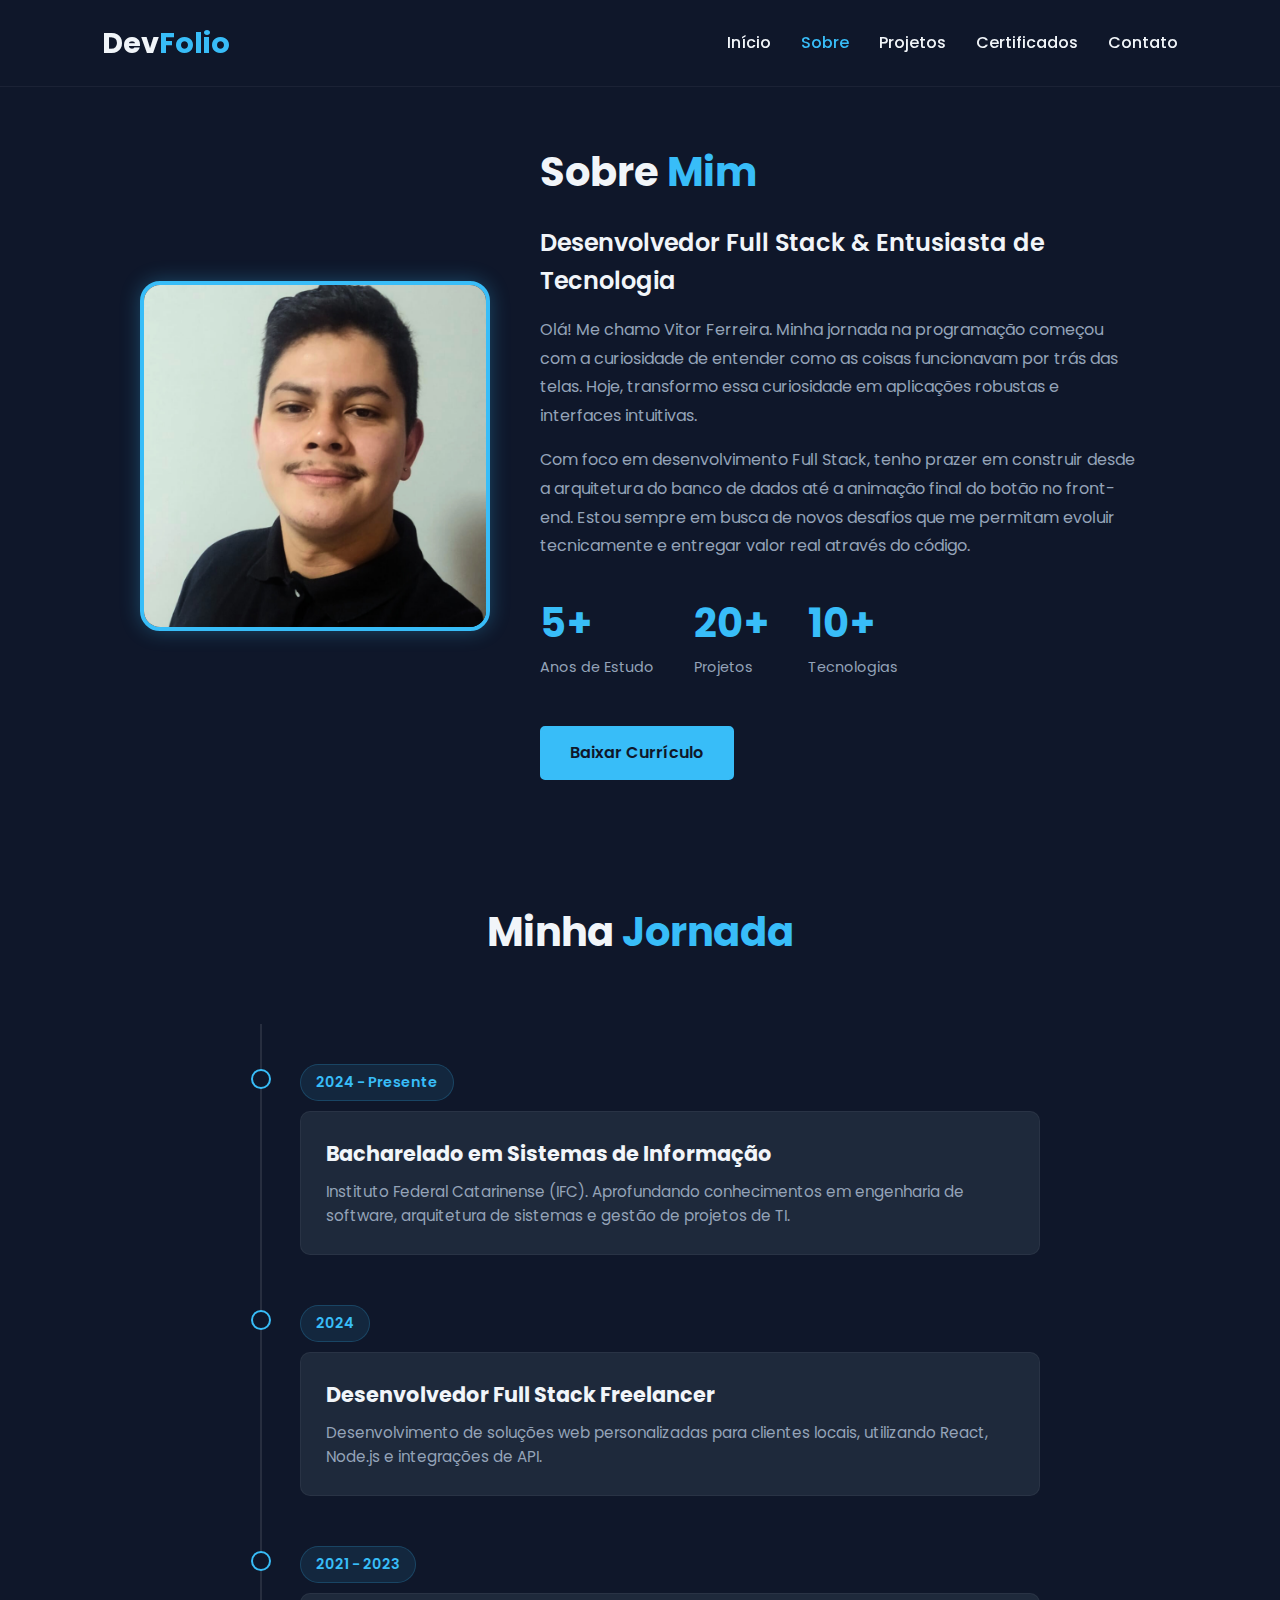
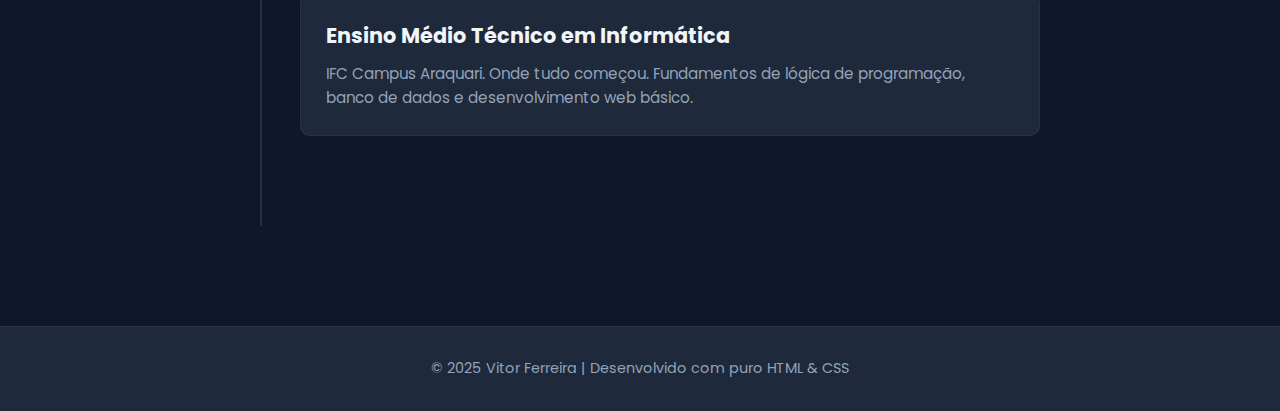
<file: about.html>
<!DOCTYPE html>
<html lang="pt-br">
<head>
    <meta charset="UTF-8">
    <meta name="viewport" content="width=device-width, initial-scale=1.0">
    <title>Sobre Mim | Vitor Ferreira</title>
    <link href="https://fonts.googleapis.com/css2?family=Poppins:wght@300;400;600;700&display=swap" rel="stylesheet">
    <link rel="stylesheet" href="https://cdnjs.cloudflare.com/ajax/libs/font-awesome/6.0.0/css/all.min.css">
    <link rel="stylesheet" href="styles/global.css">
    <link rel="stylesheet" href="styles/about.css">
</head>
<body>

    <header>
        <a href="index.html" class="logo">Dev<span>Folio</span></a>
        <nav>
            <ul>
                <li><a href="index.html">Início</a></li>
                <li><a href="about.html" class="active">Sobre</a></li>
                <li><a href="projects.html">Projetos</a></li>
                <li><a href="certificates.html">Certificados</a></li>
                <li><a href="index.html#contact">Contato</a></li>
            </ul>
        </nav>
    </header>

    <section class="about-section">
        <div class="about-container">
            <div class="hero-img">
                <img src="./imagens/perfil.png" alt="Vitor Ferreira">
            </div>
            
            <div class="about-text">
                <h2 class="heading" style="text-align: left; margin-bottom: 20px;">Sobre <span>Mim</span></h2>
                <h4>Desenvolvedor Full Stack & Entusiasta de Tecnologia</h4>
                <p>
                    Olá! Me chamo Vitor Ferreira. Minha jornada na programação começou com a curiosidade de entender como as coisas funcionavam por trás das telas. Hoje, transformo essa curiosidade em aplicações robustas e interfaces intuitivas.
                </p>
                <p>
                    Com foco em desenvolvimento Full Stack, tenho prazer em construir desde a arquitetura do banco de dados até a animação final do botão no front-end. Estou sempre em busca de novos desafios que me permitam evoluir tecnicamente e entregar valor real através do código.
                </p>
                
                <div class="about-stats">
                    <div class="stat-item">
                        <h3>5+</h3>
                        <p>Anos de Estudo</p>
                    </div>
                    <div class="stat-item">
                        <h3>20+</h3>
                        <p>Projetos</p>
                    </div>
                    <div class="stat-item">
                        <h3>10+</h3>
                        <p>Tecnologias</p>
                    </div>
                </div>

                <a href="#" class="btn">Baixar Currículo</a>
            </div>
        </div>
    </section>

    <section class="timeline-section">
        <h2 class="heading">Minha <span>Jornada</span></h2>
        
        <div class="timeline">
            <div class="timeline-item">
                <div class="timeline-dot"></div>
                <div class="timeline-date">2024 - Presente</div>
                <div class="timeline-content">
                    <h3>Bacharelado em Sistemas de Informação</h3>
                    <p>Instituto Federal Catarinense (IFC). Aprofundando conhecimentos em engenharia de software, arquitetura de sistemas e gestão de projetos de TI.</p>
                </div>
            </div>

            <div class="timeline-item">
                <div class="timeline-dot"></div>
                <div class="timeline-date">2024</div>
                <div class="timeline-content">
                    <h3>Desenvolvedor Full Stack Freelancer</h3>
                    <p>Desenvolvimento de soluções web personalizadas para clientes locais, utilizando React, Node.js e integrações de API.</p>
                </div>
            </div>

            <div class="timeline-item">
                <div class="timeline-dot"></div>
                <div class="timeline-date">2021 - 2023</div>
                <div class="timeline-content">
                    <h3>Ensino Médio Técnico em Informática</h3>
                    <p>IFC Campus Araquari. Onde tudo começou. Fundamentos de lógica de programação, banco de dados e desenvolvimento web básico.</p>
                </div>
            </div>
        </div>
    </section>

    <footer>
        <p>&copy; 2025 Vitor Ferreira | Desenvolvido com puro HTML & CSS</p>
    </footer>

</body>
</html>
</file>
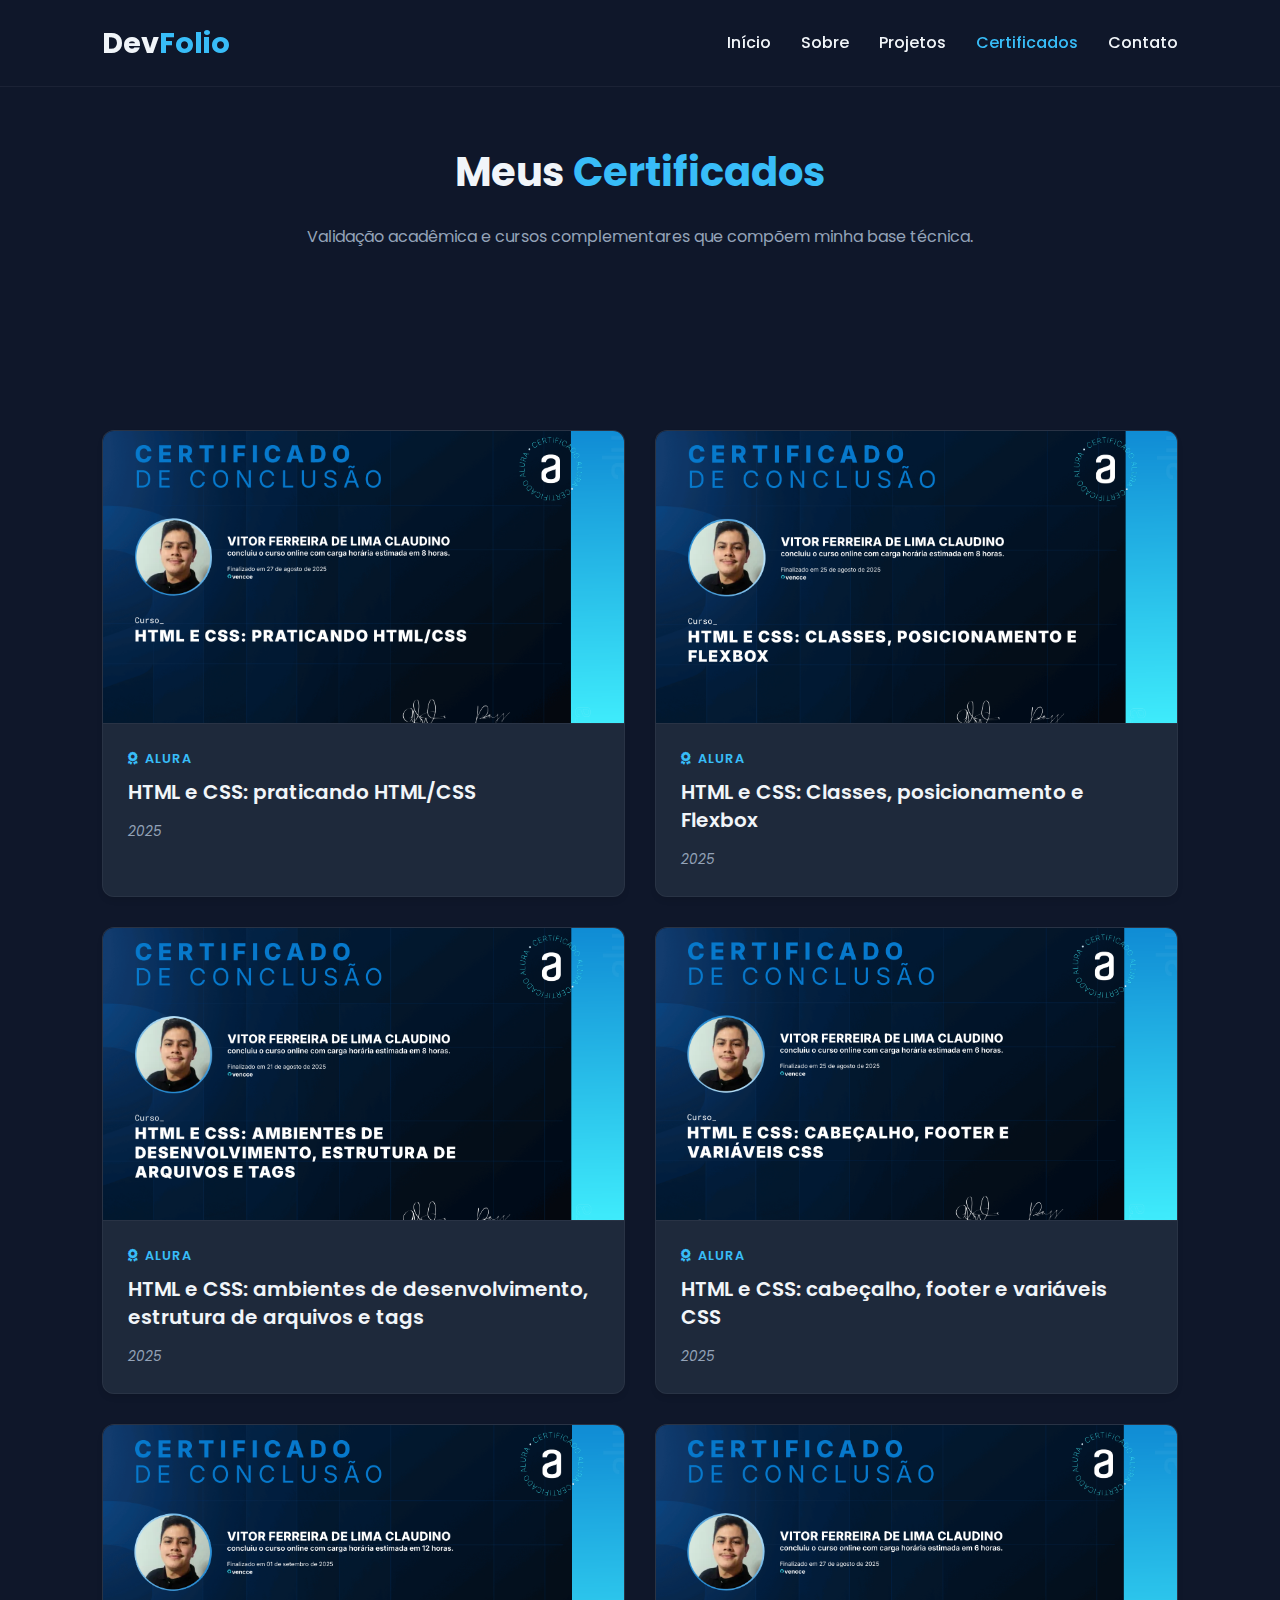
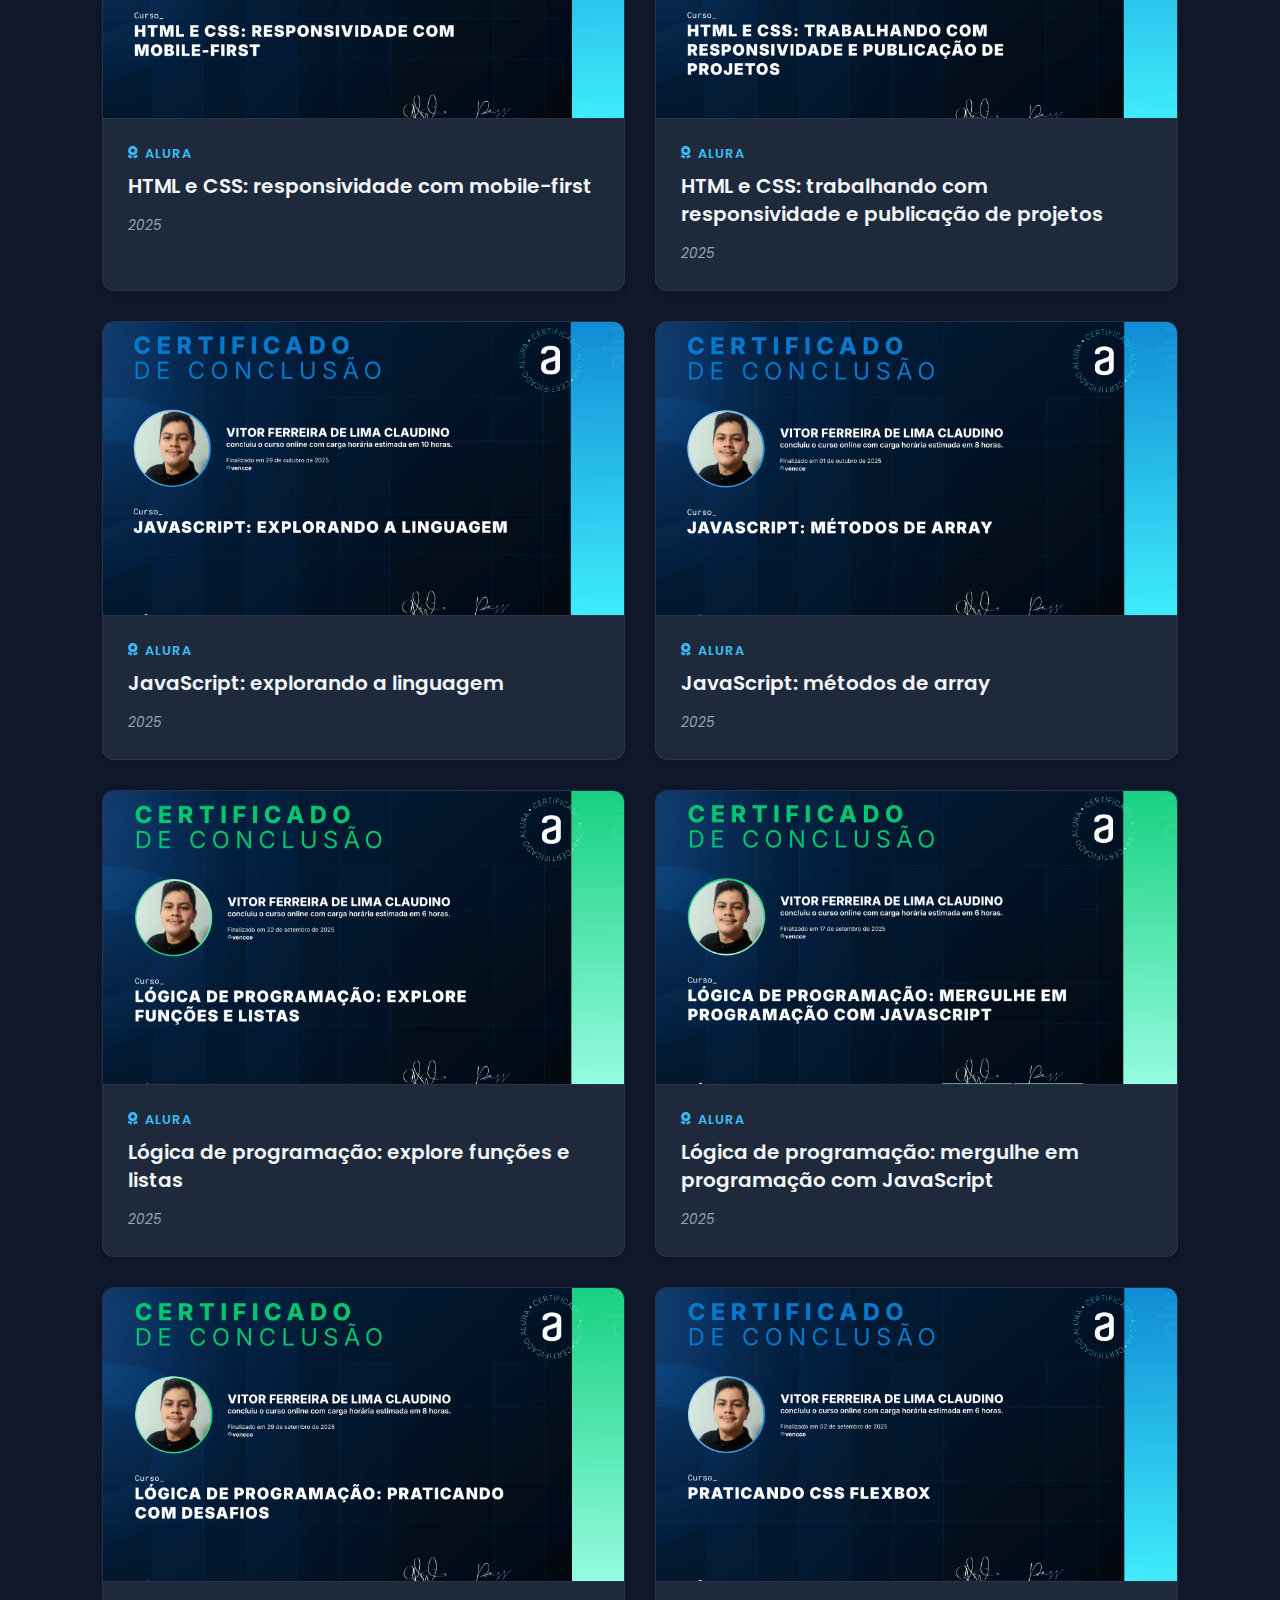
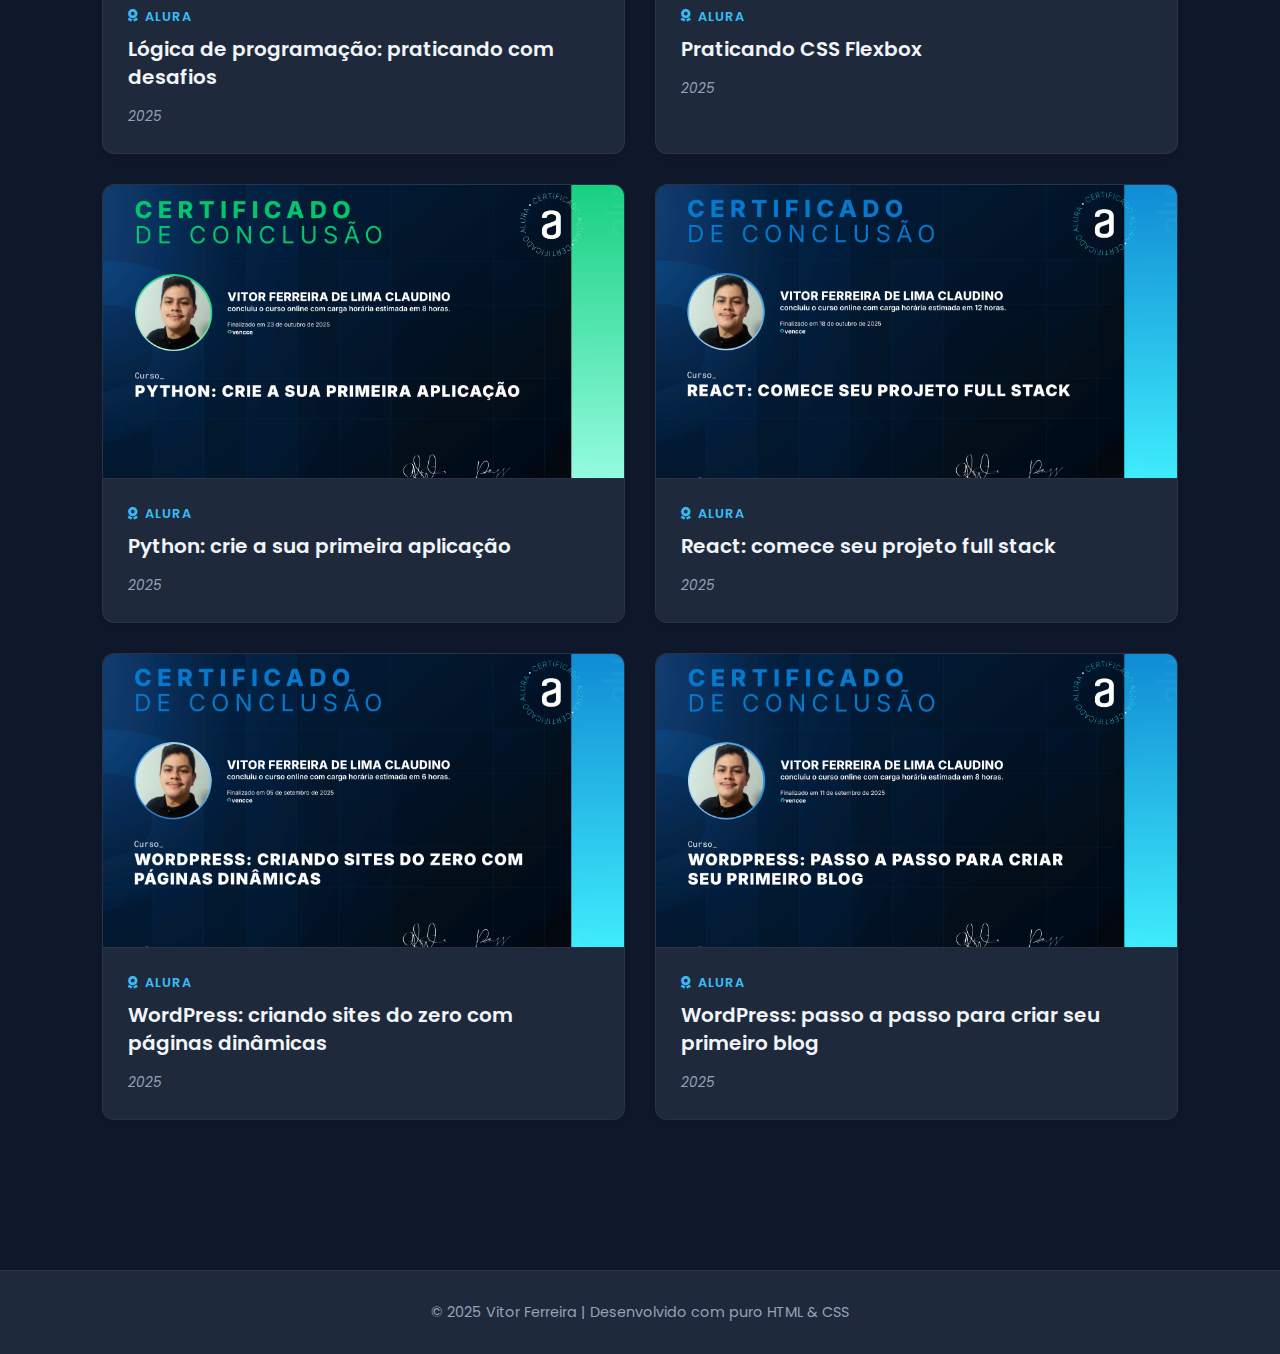
<file: certificates.html>
<!DOCTYPE html>
<html lang="pt-br">
<head>
    <meta charset="UTF-8">
    <meta name="viewport" content="width=device-width, initial-scale=1.0">
    <title>Certificados | Vitor Ferreira</title>
    <link href="https://fonts.googleapis.com/css2?family=Poppins:wght@300;400;600;700&display=swap" rel="stylesheet">
    <link rel="stylesheet" href="https://cdnjs.cloudflare.com/ajax/libs/font-awesome/6.0.0/css/all.min.css">
    <link rel="stylesheet" href="styles/global.css">
    <link rel="stylesheet" href="styles/certificates.css">
</head>
<body>

    <header>
        <a href="index.html" class="logo">Dev<span>Folio</span></a>
        <nav>
            <ul>
                <li><a href="index.html">Início</a></li>
                <li><a href="about.html">Sobre</a></li>
                <li><a href="projects.html">Projetos</a></li>
                <li><a href="certificates.html" class="active">Certificados</a></li>
                <li><a href="index.html#contact">Contato</a></li>
            </ul>
        </nav>
    </header>

    <section class="certificates-page-header">
        <h2 class="heading">Meus <span>Certificados</span></h2>
        <p class="subtitle">Validação acadêmica e cursos complementares que compõem minha base técnica.</p>
    </section>

    <section class="certificates-section">
        <div class="certificates-container">
            </div>
    </section>

    <footer>
        <p>&copy; 2025 Vitor Ferreira | Desenvolvido com puro HTML & CSS</p>
    </footer>

    <script src="script.js"></script>
</body>
</html>
</file>
<file: styles/global.css>
:root {
    --bg-color: #0f172a;
    --card-bg: #1e293b;
    --primary-color: #38bdf8;
    --secondary-color: #818cf8;
    --text-color: #f1f5f9;
    --text-muted: #94a3b8;
    --gradient: linear-gradient(90deg, var(--primary-color), var(--secondary-color));
}

* {
    margin: 0;
    padding: 0;
    box-sizing: border-box;
    text-decoration: none;
    list-style: none;
    scroll-behavior: smooth;
}

body {
    font-family: 'Poppins', sans-serif;
    background-color: var(--bg-color);
    color: var(--text-color);
    line-height: 1.6;
    overflow-x: hidden;
}

/* --- HEADER & NAV --- */
header {
    position: fixed;
    top: 0;
    width: 100%;
    padding: 20px 8%;
    display: flex;
    justify-content: space-between;
    align-items: center;
    background: rgba(15, 23, 42, 0.9);
    backdrop-filter: blur(10px);
    z-index: 1000;
    border-bottom: 1px solid rgba(255, 255, 255, 0.05);
}

.logo {
    font-size: 1.8rem;
    font-weight: 700;
    color: var(--text-color);
}

.logo span {
    color: var(--primary-color);
}

nav ul {
    display: flex;
    gap: 30px;
}

nav a {
    color: var(--text-color);
    font-weight: 500;
    font-size: 1rem;
    transition: 0.3s;
}

nav a:hover, nav a.active {
    color: var(--primary-color);
}

/* --- FOOTER --- */
footer {
    background: var(--card-bg);
    padding: 30px 8%;
    text-align: center;
    border-top: 1px solid rgba(255, 255, 255, 0.05);
    margin-top: auto;
}

footer p {
    color: var(--text-muted);
    font-size: 0.9rem;
}

/* --- COMPONENTES GERAIS --- */
section {
    padding: 100px 8%;
}

.heading {
    text-align: center;
    font-size: 2.5rem;
    margin-bottom: 60px;
}

.heading span {
    color: var(--primary-color);
}

.btn {
    display: inline-block;
    padding: 12px 28px;
    background: var(--primary-color);
    color: var(--bg-color);
    border-radius: 5px;
    font-weight: 600;
    transition: 0.3s;
    border: 2px solid var(--primary-color);
    cursor: pointer;
}

.btn:hover {
    background: transparent;
    color: var(--primary-color);
    box-shadow: 0 0 15px var(--primary-color);
}

/* --- PROJECT CARDS (Compartilhado entre Home e Projetos) --- */
.projects-container {
    display: grid;
    grid-template-columns: repeat(auto-fit, minmax(300px, 1fr));
    gap: 30px;
}

.project-card {
    background: var(--card-bg);
    border-radius: 12px;
    overflow: hidden;
    border: 1px solid rgba(255, 255, 255, 0.05);
    transition: 0.3s;
    display: flex;
    flex-direction: column;
}

.project-card:hover {
    transform: translateY(-10px);
    border-color: var(--secondary-color);
}

.project-img {
    width: 100%;
    height: 200px;
    background: #2d3748;
    display: flex;
    align-items: center;
    justify-content: center;
    color: var(--text-muted);
}

.project-info {
    padding: 25px;
    flex-grow: 1;
    display: flex;
    flex-direction: column;
}

.project-info h4 {
    font-size: 1.5rem;
    margin-bottom: 10px;
}

.project-tags {
    display: flex;
    gap: 8px;
    flex-wrap: wrap;
    margin-bottom: 15px;
}

.tech-tag {
    font-size: 0.75rem;
    font-weight: 600;
    padding: 4px 10px;
    border-radius: 20px;
    background: rgba(56, 189, 248, 0.15);
    color: var(--primary-color);
    border: 1px solid rgba(56, 189, 248, 0.2);
}

.project-info p {
    color: var(--text-muted);
    font-size: 0.9rem;
    margin-bottom: 20px;
    flex-grow: 1;
}

.project-links {
    display: flex;
    gap: 15px;
    margin-top: auto;
}

.project-links a {
    color: var(--primary-color);
    font-size: 1.2rem;
    transition: 0.3s;
}

.project-links a:hover {
    color: var(--secondary-color);
}

.menu-icon {
    font-size: 2rem;
    color: var(--text-color);
    cursor: pointer;
    display: none;
}

@keyframes fadeIn {
    from { opacity: 0; transform: translateY(20px); }
    to { opacity: 1; transform: translateY(0); }
}
@media (max-width: 991px) {
    header { padding: 20px 4%; }
    section { padding: 80px 4%; }
}

@media (max-width: 768px) {
    header {
        padding: 15px 4%;
    }

    /* Mostrar o ícone do menu */
    .menu-icon {
        display: block;
    }

    /* Configuração do Menu Mobile */
    .navbar {
        position: absolute;
        top: 100%;
        left: 0;
        width: 100%;
        background: var(--card-bg); /* Fundo escuro */
        border-top: 1px solid rgba(255, 255, 255, 0.1);
        padding: 1rem 4%;
        display: none; /* Escondido inicialmente */
        flex-direction: column;
        box-shadow: 0 10px 10px rgba(0,0,0,0.3);
    }

    /* Classe que o JS vai adicionar para mostrar o menu */
    .navbar.active {
        display: flex;
        animation: slideDown 0.3s ease forwards;
    }

    .navbar ul {
        display: flex;
        flex-direction: column;
        gap: 20px;
        width: 100%;
    }

    .navbar ul li {
        width: 100%;
        text-align: center;
    }

    .navbar a {
        display: block;
        font-size: 1.2rem;
        padding: 10px 0;
    }
}

@keyframes slideDown {
    from { opacity: 0; transform: translateY(-10px); }
    to { opacity: 1; transform: translateY(0); }
}
</file>
<file: styles/about.css>
.about-section {
    min-height: auto;
    padding-top: 140px;
}

.about-container {
    display: flex;
    align-items: center;
    justify-content: center;
    gap: 50px;
    flex-wrap: wrap;
}

.hero-img img {
    width: 350px;
    height: 350px;
    border-radius: 20px;
    object-fit: cover;
    border: 4px solid var(--primary-color);
    box-shadow: 0 0 20px rgba(56, 189, 248, 0.3);
}

.about-text {
    flex: 1;
    max-width: 600px;
}

.about-text h4 {
    font-size: 1.5rem;
    color: var(--text-color);
    margin-bottom: 15px;
    font-weight: 600;
}

.about-text p {
    color: var(--text-muted);
    margin-bottom: 15px;
    line-height: 1.8;
}

.about-stats {
    display: flex;
    gap: 40px;
    margin: 30px 0;
}

.stat-item h3 {
    font-size: 2.5rem;
    color: var(--primary-color);
    font-weight: 700;
}

.stat-item p {
    color: var(--text-muted);
    font-size: 0.9rem;
}

/* Timeline */
.timeline-section { padding-top: 20px; }

.timeline {
    position: relative;
    max-width: 800px;
    margin: 0 auto;
    padding: 40px 0;
}

.timeline::after {
    content: '';
    position: absolute;
    left: 0; 
    top: 0;
    width: 2px;
    height: 100%;
    background: rgba(255, 255, 255, 0.1);
    margin-left: 20px; 
}

.timeline-item {
    position: relative;
    padding-left: 60px;
    margin-bottom: 50px;
}

.timeline-dot {
    position: absolute;
    left: 11px;
    top: 5px;
    width: 20px;
    height: 20px;
    border-radius: 50%;
    background: var(--bg-color);
    border: 2px solid var(--primary-color);
    z-index: 10;
    transition: 0.3s;
}

.timeline-item:hover .timeline-dot {
    background: var(--primary-color);
    box-shadow: 0 0 15px var(--primary-color);
}

.timeline-date {
    display: inline-block;
    padding: 6px 15px;
    background: rgba(56, 189, 248, 0.1);
    border-radius: 20px;
    color: var(--primary-color);
    font-size: 0.9rem;
    font-weight: 600;
    margin-bottom: 10px;
    border: 1px solid rgba(56, 189, 248, 0.2);
}

.timeline-content {
    background: var(--card-bg);
    padding: 25px;
    border-radius: 10px;
    border: 1px solid rgba(255, 255, 255, 0.05);
    transition: 0.3s;
}

.timeline-item:hover .timeline-content {
    border-color: var(--primary-color);
    transform: translateX(5px);
}

.timeline-content h3 {
    font-size: 1.3rem;
    margin-bottom: 10px;
    color: var(--text-color);
}

.timeline-content p {
    color: var(--text-muted);
    font-size: 0.95rem;
}

@media (max-width: 768px) {
    .about-container { text-align: center; flex-direction: column; }
    .about-text h2 { text-align: center !important; }
    .about-stats { justify-content: center; }
    .timeline { padding-left: 10px; }
}
</file>
<file: styles/certificates.css>
.certificates-page-header {
    padding-top: 140px;
    text-align: center;
    padding-bottom: 40px;
}

.subtitle {
    color: var(--text-muted);
    margin-top: -40px;
    margin-bottom: 40px;
}

.filter-container {
    display: flex;
    justify-content: center;
    gap: 15px;
    flex-wrap: wrap;
    margin-bottom: 20px;
}

.filter-btn {
    padding: 10px 25px;
    background: var(--card-bg);
    border: 1px solid rgba(255, 255, 255, 0.1);
    color: var(--text-muted);
    border-radius: 30px;
    cursor: pointer;
    font-family: 'Poppins', sans-serif;
    font-weight: 500;
    transition: 0.3s;
    white-space: nowrap;
}

.filter-btn:hover, .filter-btn.active {
    background: var(--primary-color);
    color: var(--bg-color);
    border-color: var(--primary-color);
    box-shadow: 0 0 15px rgba(56, 189, 248, 0.4);
}


.certificates-container {
    display: grid;
    grid-template-columns: repeat(auto-fill, minmax(350px, 1fr));
    gap: 30px;
    padding-bottom: 50px;
}

.certificate-card {
    background: var(--card-bg);
    border-radius: 12px;
    overflow: hidden;
    border: 1px solid rgba(255, 255, 255, 0.05);
    transition: all 0.4s ease;
    display: flex;
    flex-direction: column;
    position: relative;
    box-shadow: 0 4px 6px -1px rgba(0, 0, 0, 0.1);
}

.certificate-card:hover {
    transform: translateY(-8px);
    border-color: var(--primary-color);
    box-shadow: 0 10px 25px -5px rgba(56, 189, 248, 0.3);
}

.cert-img-box {
    width: 100%;
    aspect-ratio: 16/9;
    position: relative;
    overflow: hidden;
    background: #0f172a;
}

.cert-img-box img {
    width: 100%;
    height: 100%;
    object-fit: cover;
    transition: transform 0.5s ease;
}

.certificate-card:hover .cert-img-box img {
    transform: scale(1.05);
    filter: blur(2px) brightness(0.7);
}

.cert-overlay {
    position: absolute;
    top: 0;
    left: 0;
    width: 100%;
    height: 100%;
    display: flex;
    align-items: center;
    justify-content: center;
    opacity: 0;
    transition: opacity 0.3s ease;
    background: rgba(15, 23, 42, 0.6);
    backdrop-filter: blur(2px);
}

.certificate-card:hover .cert-overlay {
    opacity: 1;
}

.cert-btn {
    padding: 12px 24px;
    background: var(--primary-color);
    color: var(--bg-color);
    border-radius: 30px;
    font-weight: 600;
    font-size: 0.95rem;
    display: flex;
    align-items: center;
    gap: 10px;
    transform: translateY(20px);
    transition: transform 0.3s ease;
    box-shadow: 0 0 15px rgba(56, 189, 248, 0.5);
}

.certificate-card:hover .cert-btn {
    transform: translateY(0);
}

.cert-btn:hover {
    background: #fff;
    color: var(--primary-color);
}

.cert-content {
    padding: 25px;
    display: flex;
    flex-direction: column;
    flex-grow: 1;
    border-top: 1px solid rgba(255, 255, 255, 0.05);
}

.cert-issuer {
    font-size: 0.8rem;
    color: var(--primary-color);
    text-transform: uppercase;
    letter-spacing: 1px;
    font-weight: 600;
    margin-bottom: 8px;
    display: flex;
    align-items: center;
    gap: 6px;
}

.cert-content h3 {
    font-size: 1.25rem;
    color: var(--text-color);
    line-height: 1.4;
    margin-bottom: 15px;
    font-weight: 600;
}

.cert-footer {
    margin-top: auto;
    display: flex;
    justify-content: space-between;
    align-items: center;
    padding-top: 15px;
    border-top: 1px solid rgba(255, 255, 255, 0.05);
}

.cert-date {
    font-size: 0.85rem;
    color: var(--text-muted);
    font-style: italic;
}

@media (max-width: 768px) {
    .certificates-container {
        grid-template-columns: 1fr;
        padding: 0 20px;
    }
}
</file>
